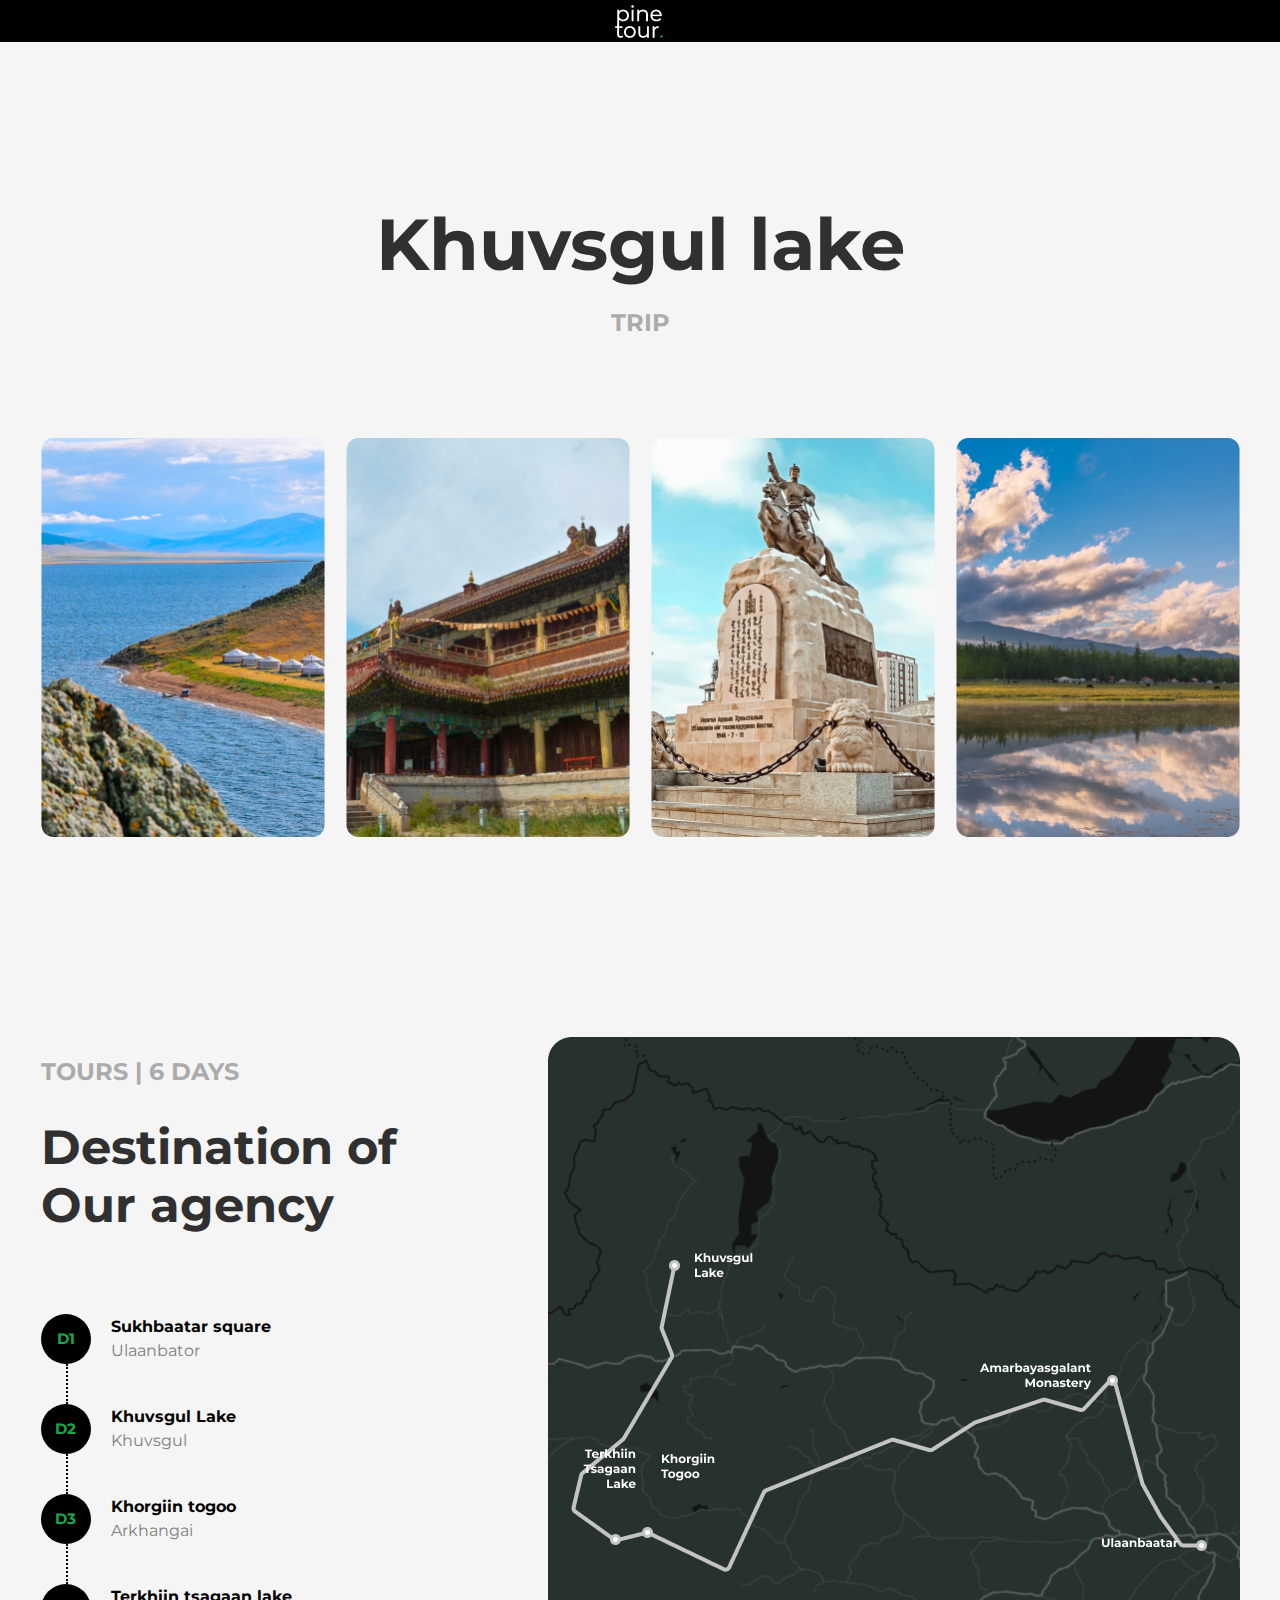
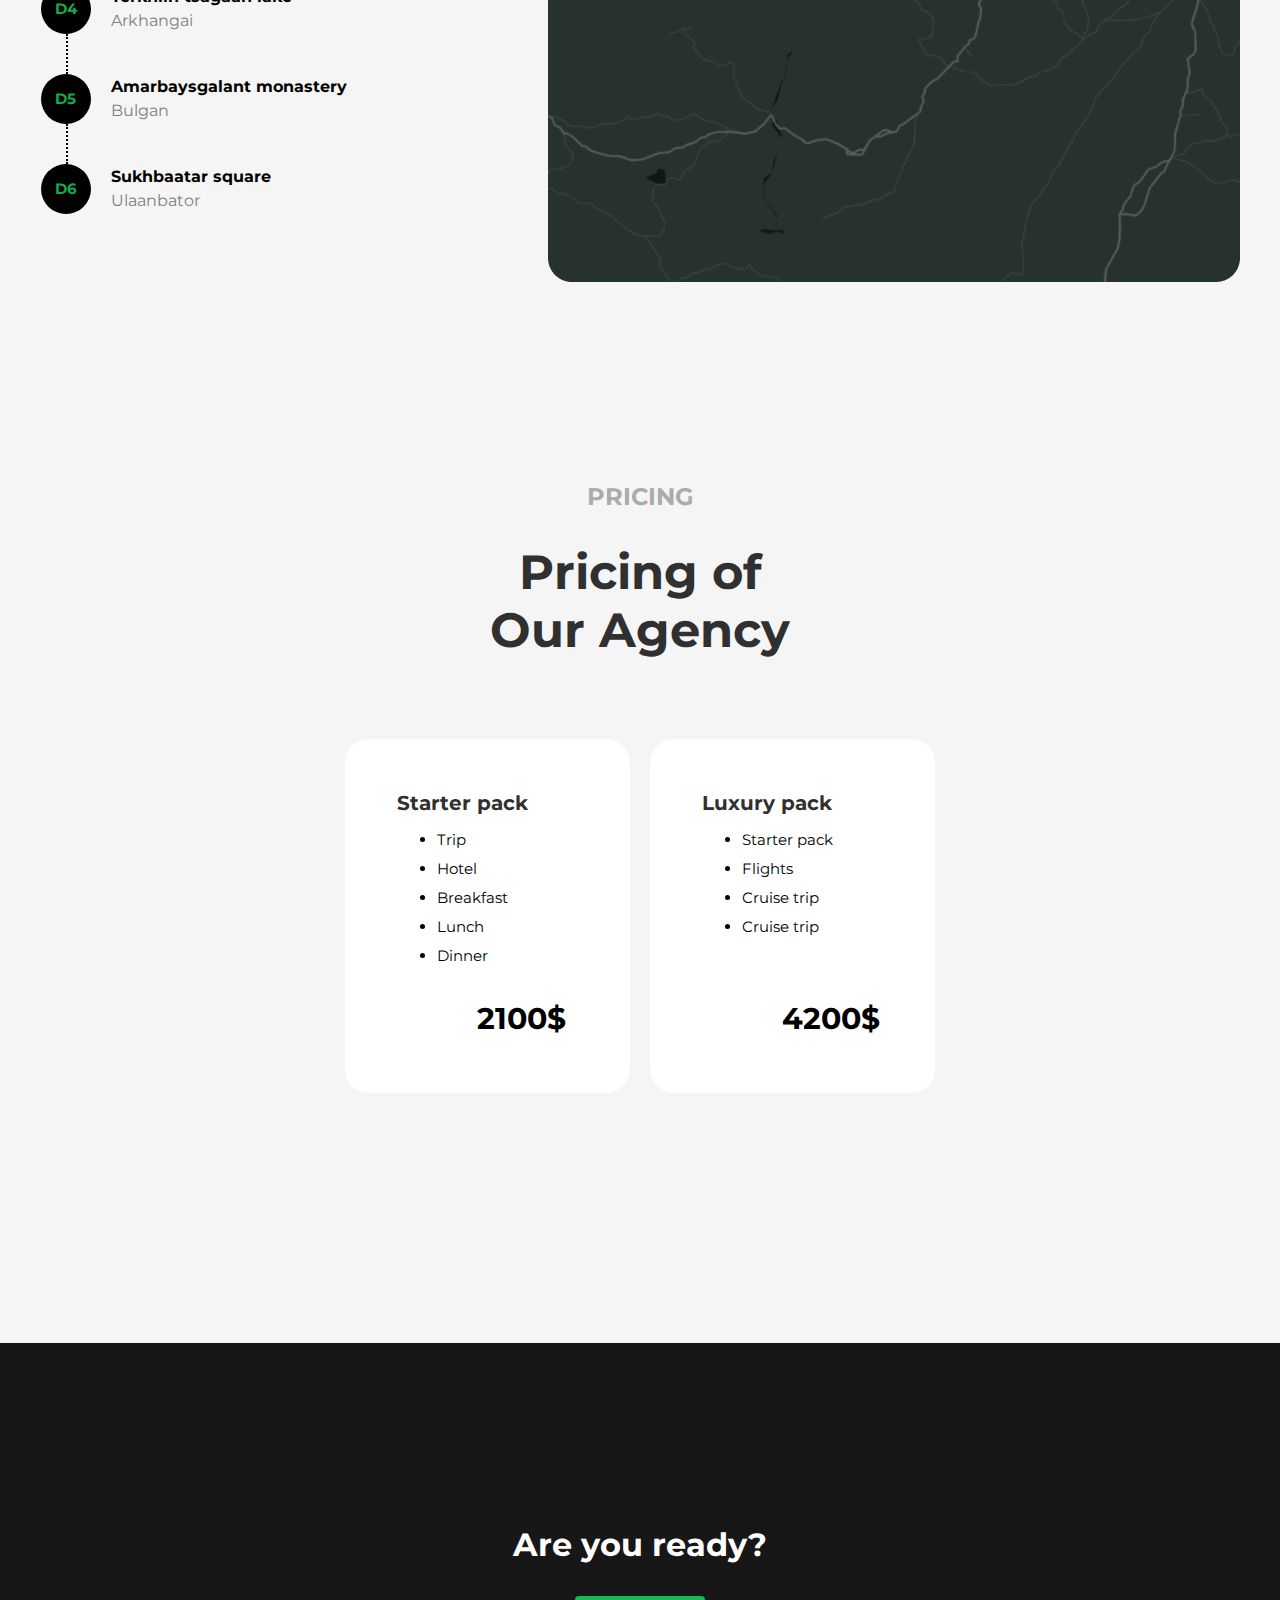
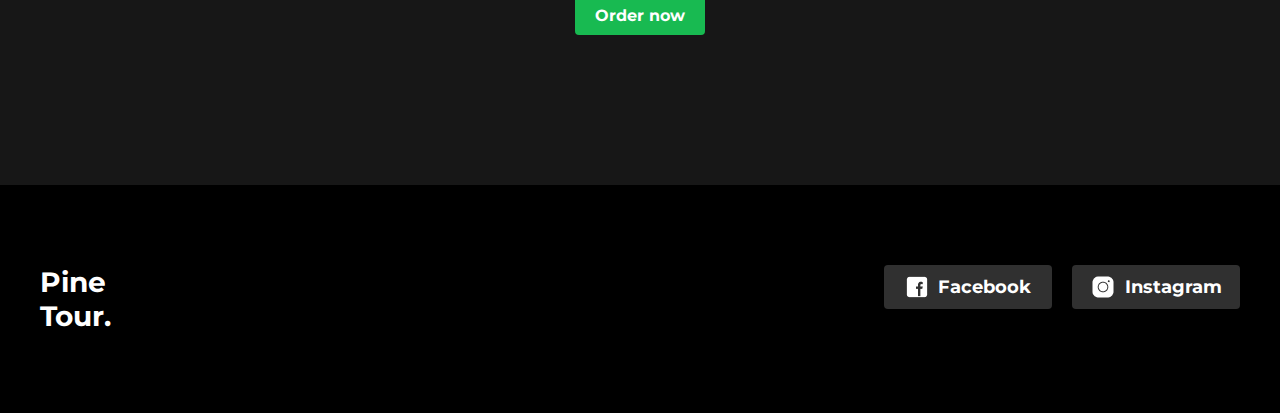
<file: public/index.html>
<html class="html">

<head>
  <title>PineTour</title>
  <link rel="preconnect" href="https://fonts.googleapis.com">
  <link rel="preconnect" href="https://fonts.gstatic.com" crossorigin>
  <link href="https://fonts.googleapis.com/css2?family=Montserrat:ital,wght@0,100..900;1,100..900&display=swap" rel="stylesheet"> 
  <link rel="stylesheet" href="styles.css">
  
</head>

<body class="body">

  <header class="header">
    <img src="logo.png" alt="PineTour Logo">
  </header>

 <main>
    <section class="hero">
      <h1 class="hero-title">Khuvsgul lake</h1>
      <h2 class="hero-subtitle">trip</h2>
    
      <div class="hero-images">  
        <div class="images animation-zoom" style="background-image: url('image 25.png')"></div>
        <div class="images animation-zoom" style="background-image: url('image 26.png')"></div>
        <div class="images animation-zoom" style="background-image: url('image 27.png')"></div>
        <div class="images animation-zoom" style="background-image: url('image 28.png')"></div>   
      </div>
    
    </section>

  <section class="tour-destinations">
    <div class="destinations">
      <h2 class="tour-duration">tours | 6 days</h2>
      <h1 class="destination-header">Destination of <br> Our agency</h1>

      <div class="destinations-list">
        <div class="destination">
          <div class="day">D1
            <img id="img-1-6" src="Group 25.png">
            <p class="img-days" id="img-days-1-6">D1,D6</p>
          </div>
          <div class="location">
            <div class="location-name">Sukhbaatar square</div>
            <div class="location-city">Ulaanbator</div>
          </div>
        </div>
  
         <div class="destination-dotted-line"></div>
  
        <div class="destination">
          <div class="day"> D2
            <img id="img-2" src="Group 22.png"/>
            <p class="img-days" id="img-days-2">D2</p>
          </div>
          <div>
            <div class="location-name">Khuvsgul Lake</div>
            <div class="location-city">Khuvsgul</div>
          </div>
        </div>
  
         <div class="destination-dotted-line"></div>
  
        <div class="destination">
          <div class="day">D3
            <img id="img-3" src="Group 22.png"/>
            <p class="img-days" id="img-days-3">D3</p>
          </div>
          <div>
            <div class="location-name">Khorgiin togoo</div>
            <div class="location-city">Arkhangai</div>
          </div>
        </div>
  
         <div class="destination-dotted-line"></div>
  
        <div class="destination">
          <div class="day">D4
            <img id="img-4" src="Group 22.png"/>
            <p class="img-days" id="img-days-4">D4</p>
          </div>
          <div>
            <div class="location-name">Terkhiin tsagaan lake</div>
            <div class="location-city">Arkhangai</div>
          </div>
        </div>
  
         <div class="destination-dotted-line"></div>
  
        <div class="destination">
          <div class="day">D5
            <img id="img-5" src="Group 22.png"/>
            <p class="img-days" id="img-days-5">D5</p>
          </div>
          <div>
            <div class="location-name">Amarbaysgalant monastery</div>
            <div class="location-city">Bulgan</div>
  
          </div>
        </div>
  
         <div class="destination-dotted-line"></div>
  
        <div  class="destination">
          <div class="day">D6
            <img id="img-1-6" src="Group 25.png"/>
            <p class="img-days" id="img-days-1-6">D1,D6</p>
          </div>
          <div>
            <div class="location-name">Sukhbaatar square</div>
            <div class="location-city">Ulaanbator</div>
          </div>
        </div>
      </div>
    </div>

    <div>
      <img src="Mask group.png" class="map-img">
    </div>
  </section>

  <section class="pricing">
    <h2 class="pricing-title">pricing</h2>
    <h1 class="pricing-subtitle">Pricing of <br> Our Agency</h1>
 
    <div class="pricing-cards">
     <div class="card">
       <h2 class="card-title">Starter pack</h2>
       <div class="card-container">
         <ul>
           <li  class="card-items">Trip</li>
           <li  class="card-items">Hotel</li>
           <li  class="card-items">Breakfast</li>
           <li  class="card-items">Lunch</li>
           <li  class="card-items">Dinner</li>
         </ul>
       </div>
       <h1 class="total-cost">2100$</h1>
     </div>
 
     <div class="card">
       <h2 class="card-title">Luxury pack</h2>
       <div class="card-container">
         <ul>
           <li  class="card-items">Starter pack</li>
           <li  class="card-items">Flights</li>
           <li  class="card-items">Cruise trip</li>
           <li  class="card-items">Cruise trip</li>
         </ul>
       </div>
       <h1 class="total-cost">4200$</h1>
     </div>

   </div>
  </section>

  <section class="order">
    <p class="order-intro-text">Are you ready?</p>
    <a href="ordering.html" class="order-button">Order now</a>   
  </section>
 </main>

 <footer>
  <div class="footer-content">
    <div class="footer-logo">Pine<br>Tour.
      <div class="social-links"> 
        <a class="social-link" href="https://www.apple.com">
         <img src="Vector.png"/>
          Facebook 
        </a>
        <a class="social-link" href="https://www.apple.com">
         <img src="Frame.png"/>
          Instagram 
        </a>
       </div>
     </div>
   </div>
 </footer>
</body>

</html>
</file>
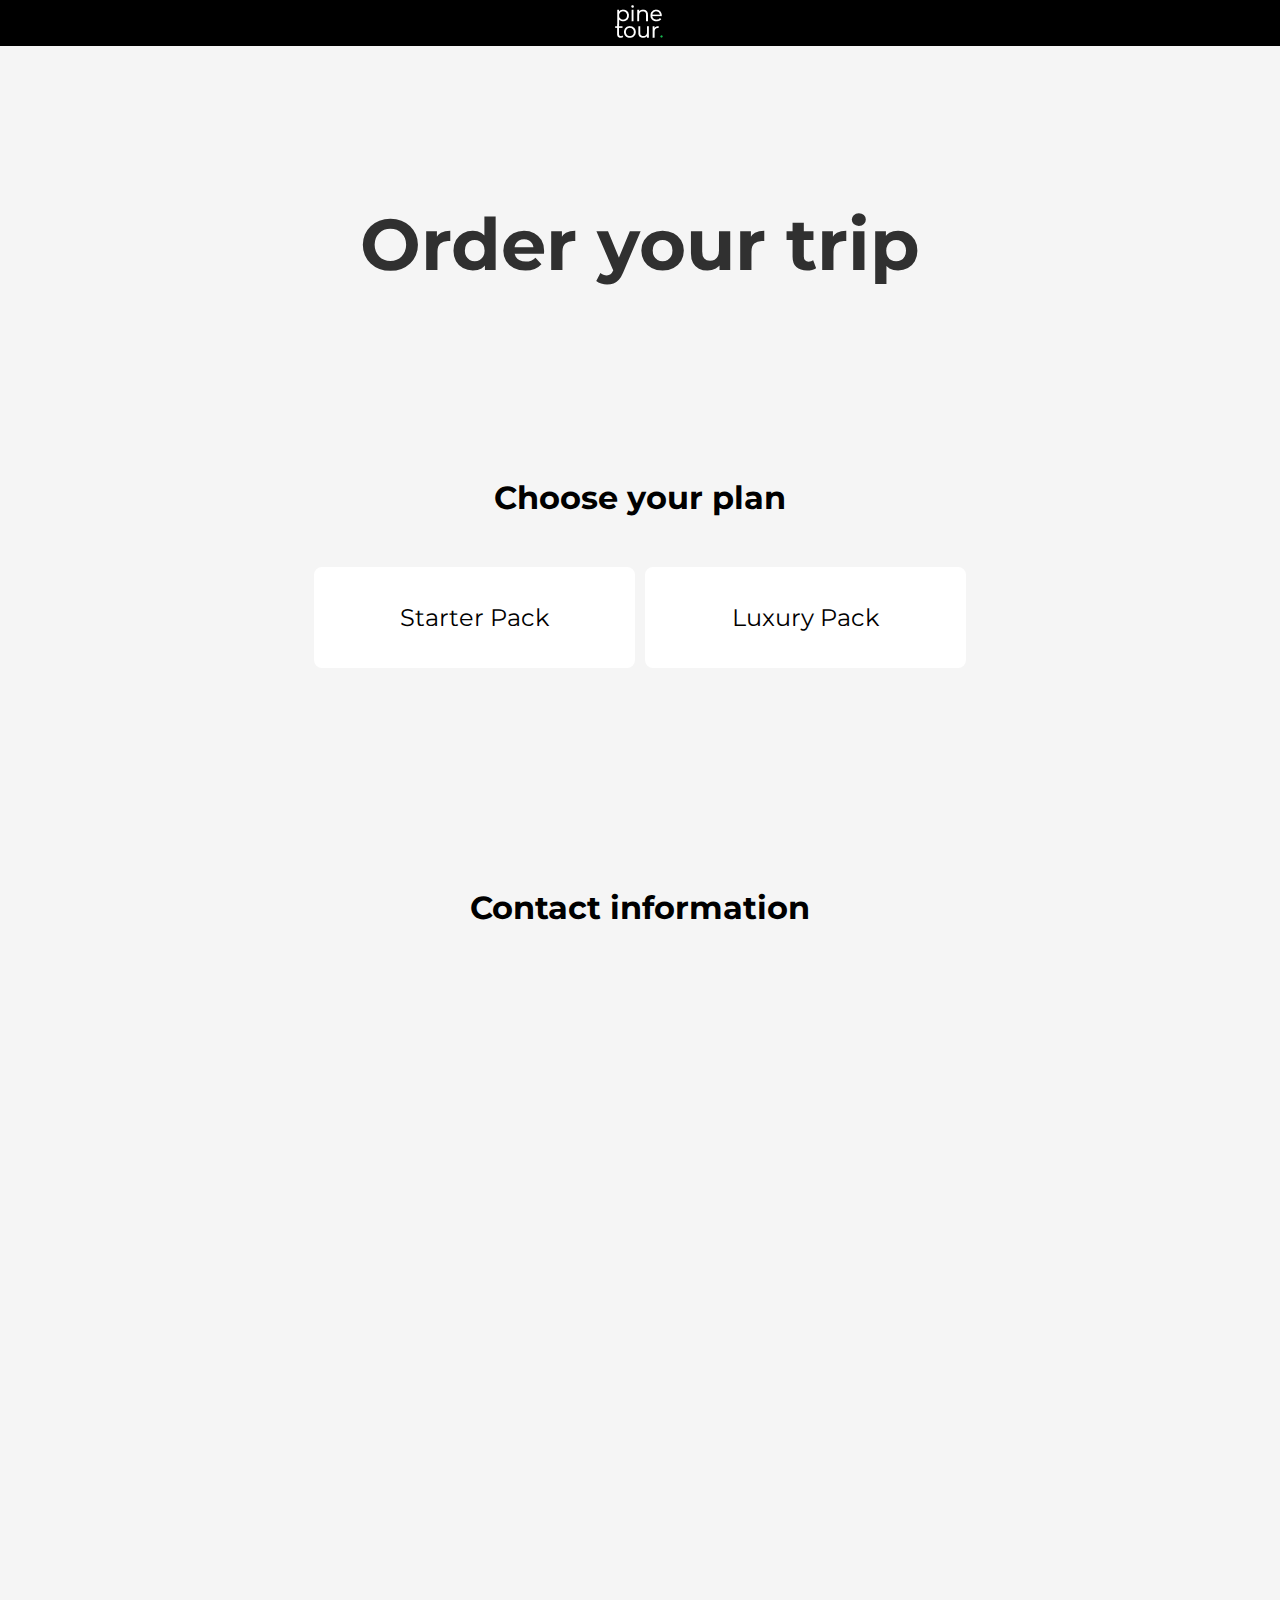
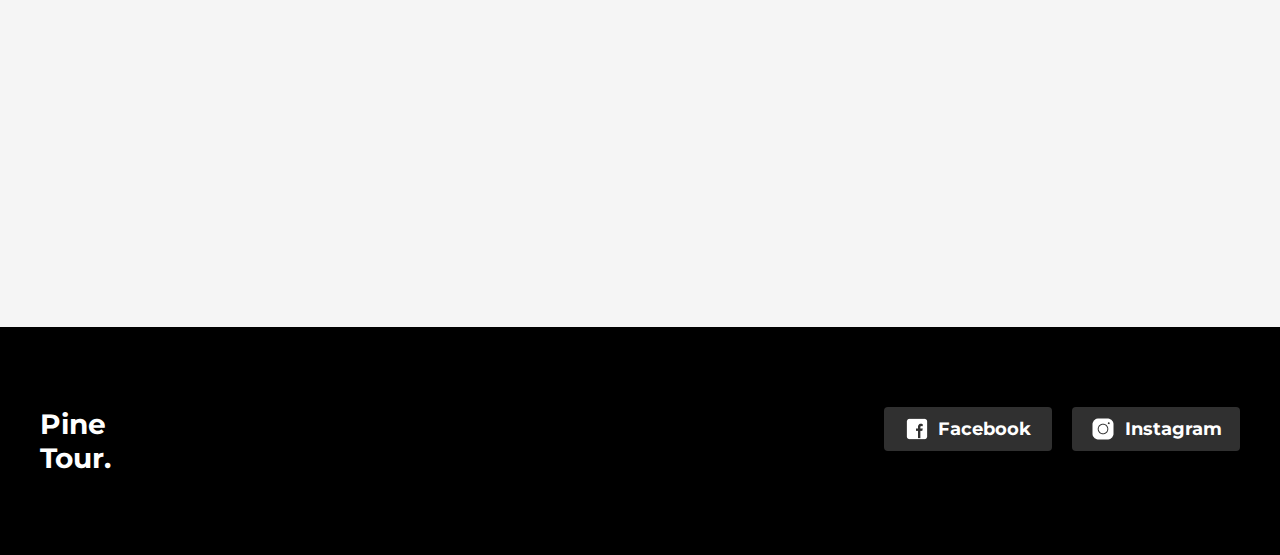
<file: public/ordering.html>
<!DOCTYPE html>
<html class="html">
<head>
  <meta charset="UTF-8">
  <meta name="viewport" content="width=device-width, initial-scale=1.0">
  <title>OrderingPage</title>
  <link href="https://fonts.googleapis.com/css2?family=Montserrat:ital,wght@0,100..900;1,100..900&display=swap" rel="stylesheet"> 
  <link rel="stylesheet" href="styles.css">
</head>
<body class="body">

  <header class="header">
    <img src="logo.png" alt="PineTour Logo">
  </header>

  <main>
    <h1 class="page-title">Order your trip</h1>
    <h3 class="section-title">Choose your plan</h3>
  
    <div class="plan-selection">
      <div class="plan-packs">Starter Pack</div>
      <div class="plan-packs">Luxury Pack</div>
    </div>
  
    <h3 class="contact-title">Contact information</h3>
  </main>

  <footer>
    <div class="footer-content">
      <div class="footer-logo">Pine<br>Tour.
        <div class="social-links"> 
          <a class="social-link" href="https://www.apple.com">
           <img src="Vector.png"/>
            Facebook 
          </a>
          <a class="social-link" href="https://www.apple.com">
           <img src="Frame.png"/>
            Instagram 
          </a>
         </div>
       </div>
     </div>
   </footer>
</body>
</html>
</file>
<file: public/styles.css>
*{
  font-family: "Montserrat";
}
.html{
  background-color: whitesmoke
}
.body{
  margin: 0;
}
.header{
  background-color: black;
  text-align: center;
  z-index: 100;
  position: fixed;
  top: 0;
  left: 0;
  right: 0;
}
.hero{
  text-align: center;
  margin-top: 200px;
}
.hero-title{
  color: rgba(48, 48, 48, 1);
  margin-bottom: 10px;
  font-size: 72px;
} 
.hero-subtitle{
  color:rgba(171, 171, 171, 1);
  font-size: 24px; 
  margin-bottom: 100px;
  text-transform: uppercase;
}
.hero-images{
  display: flex;
  justify-content: space-between; 
  gap: 20px;
  width: 1199px; 
  margin-left: auto;
  margin-right: auto;
}
.images{
  width: 284px;
  height: 400px;
  background-size: 100%;
  background-position: center;
  background-repeat: no-repeat;
  border-radius: 12px;
  transition: all 1s ease;
}
.animation-zoom:hover{
  background-size: 120%;
}
.tour-destinations{
  display: flex; 
  margin-top:200px;  
  justify-content: space-between;
  width: 1199px; 
  margin-left: auto;
  margin-right: auto;
  position: relative;
}
.destination-headers{
  margin-bottom: 80px;
}
.destination{
  display: flex;
  align-items: center;
  gap: 20px;
}
.destination-dotted-line{
  height: 40px;
  width: 25px;
  border-right: 
  2px dotted black; 
}
.day{
  font-weight: bold; 
  width: 50px;
  height: 50px; 
  background-color: black; 
  border-radius: 50px; 
  color: rgba(22, 169, 74, 1);
  display: flex;
  align-items: center;
  justify-content: center; 
  font-size: 15px;
  cursor: pointer;
}
.day:hover{
  background-color: rgb(74, 74, 74);
}
.day:hover img{
  display: block;
}
.day:hover .img-days{
  display: block;
}
.day img{
display: none;
position: absolute;
}
.day .img-days{
  display: none;
  position: absolute;
}
.img-days{
  font-size: 8px;
  font-weight: bold;
  color: black;
  z-index: 10;
}
#img-days-1-6{
  top: 465px;
  right: 10px; 
}
#img-days-2{
  top: 300px;
  right: 105px; 
}
#img-days-3{
  top: 450px;
  right: 570px;  
}
#img-days-4{
  top: 460px;
  right: 600px;  
}
#img-days-5{
  top: 180px;
  right: 540px;  
}
#img-1-6{
  height: 56px;
  width: 46px;
  top: 465px;
  right: 5px; 
}
#img-2{
  height: 56px;
  width: 35px;
  top: 300px;
  right: 105px; 
}
#img-3{
  height: 56px;
  width: 35px;
  top: 450px;
  right: 570px; 
}
#img-4{
  height: 56px;
  width: 35px;
  top: 460px;
  right: 600px; 
}
#img-5{
  height: 56px;
  width: 35px;
  top: 180px;
  right: 540px; 
}
.location{
  display: flex;
  flex-direction: column;
}
.map-img{
  width: 692px; 
  height: 845px;
  border-radius: 20px;
}
.tour-duration{
  color: rgba(171, 171, 171, 1);
  font-size: 24px;
  text-transform: uppercase;
}
.destination-header{
  color: rgba(48, 48, 48, 1); 
  font-size: 48px;
  margin-bottom: 80px;
}
.location-name{
  font-weight: bold; margin-bottom: 5px
}
.location-city{
  color: gray
}
.pricing-title{
  text-align: center; 
  color: rgba(171, 171, 171, 1);
  font-size: 24x; 
  text-transform: uppercase;
  margin-top: 200px;
}
.pricing-subtitle{
  text-align: center; 
  margin-bottom: 80px;
  color:  rgba(48, 48, 48, 1); 
  font-size:48px
}
.pricing-cards{
  display: flex;
  justify-content: space-between;
  gap: 20px;
  width:590px; 
  margin-left: auto;
  margin-right: auto;
  margin-bottom: 250px
}
.card{
  background-color: white;
  height: 250px;
  width: 285px; 
  padding: 50px; 
  border-radius: 24px;
  border: 2px solid white;
  font-size: 15px;
  cursor: pointer;
}
.card:hover {
  border: 2px solid rgba(24, 186, 81, 1)
}
.card-title{
  margin: 0;
  color: rgba(48, 48, 48, 1);
  font-size: 20px
}
.card-items:hover {
  font-weight: bold
}
.card-container{
  min-height: 150px
}
.card-items{
  margin-bottom: 10px
}
.luxury-starter-packs{
  color:rgba(119, 119, 119, 1);
}
.total-cost{
  margin-left: 80px
}
.order{
  background-color:rgba(23, 23, 23, 1); 
  margin-top: 150px;
  padding-top: 150px;
  padding-bottom: 150px;
  gap: 10px; 
  text-align: center
}
.order-intro-text{
  font-size: 32px; 
  font-weight: bold;
  text-align: center;
  color: white;
}
.order-button{
  background-color: rgba(24, 186, 81, 1);
  color: white;
  border-radius: 4px;
  padding-top: 10px;
  padding-bottom: 10px;
  display: inline-block;
  padding-right: 20px;
  padding-left: 20px;
  gap: 10px; 
  font-weight: bold;  
  font-size: 16px;
  text-decoration: none;
  text-align: center
}
.order-button:hover{
  background-color: rgb(106, 205, 106)
}
.footer-content{
  background-color: black;
  display: flex;
  justify-content: center;
  align-items: center;
  height: 228px;
  bottom: 0;
  left: 0; 
  width: 100%;
}
.footer-logo{
  background-color: black;
  font-weight: bold; 
  font-size: 28px;
  display: flex; 
  justify-content: space-between;
  width: 1200px;
  height: 68px;
  color: white
}
.social-links{
  background-color: black; 
  display: flex; 
  align-items: center; 
  justify-content: flex-end; 
  width: 381px;
  height: 44px;
  gap: 20px
}
.facebook-profile{
  display: flex;
  align-items: center
}
.social-link{
 background-color: rgba(48, 48, 48, 1); 
 font-weight: bold;
 font-size: 18px; 
 display: flex;
 justify-content: center;
 align-items: center;
 color: white;
 width: 168px;
 height: 44px; 
 border-radius: 4px; 
 gap: 10px;
 text-decoration: none;
}
.social-link:hover{
  background-color: rgb(95, 95, 95);
}
.page-title{
  text-align: center;
  color: rgba(48, 48, 48, 1);
  margin-bottom: 10px;
  margin-top: 200px;
  font-size: 72px;
  margin-top: 200px;
}
.section-title{
  font-size: 32px;
  text-align: center;
  margin-top: 190px;
  margin-bottom: 50px
}
.plan-selection{
  display: flex;
  gap: 10px;
  justify-content: center;
  font-size: 15px;
  cursor: pointer;
}
.contact-title{
  font-size: 32px;
  text-align: center;
  margin-top: 220px;
  margin-bottom: 1000px;
}
.plan-packs{
  width: 317px;
  height: 97px;
  background-color: white;
  display: flex;
  justify-content: center;
  align-items: center; 
  border-radius: 8px;
  font-size: 24px;
  border: 2px solid white;
}
.plan-packs:hover{
  border: 2px solid rgba(48, 48, 48, 1); 
}
</file>
